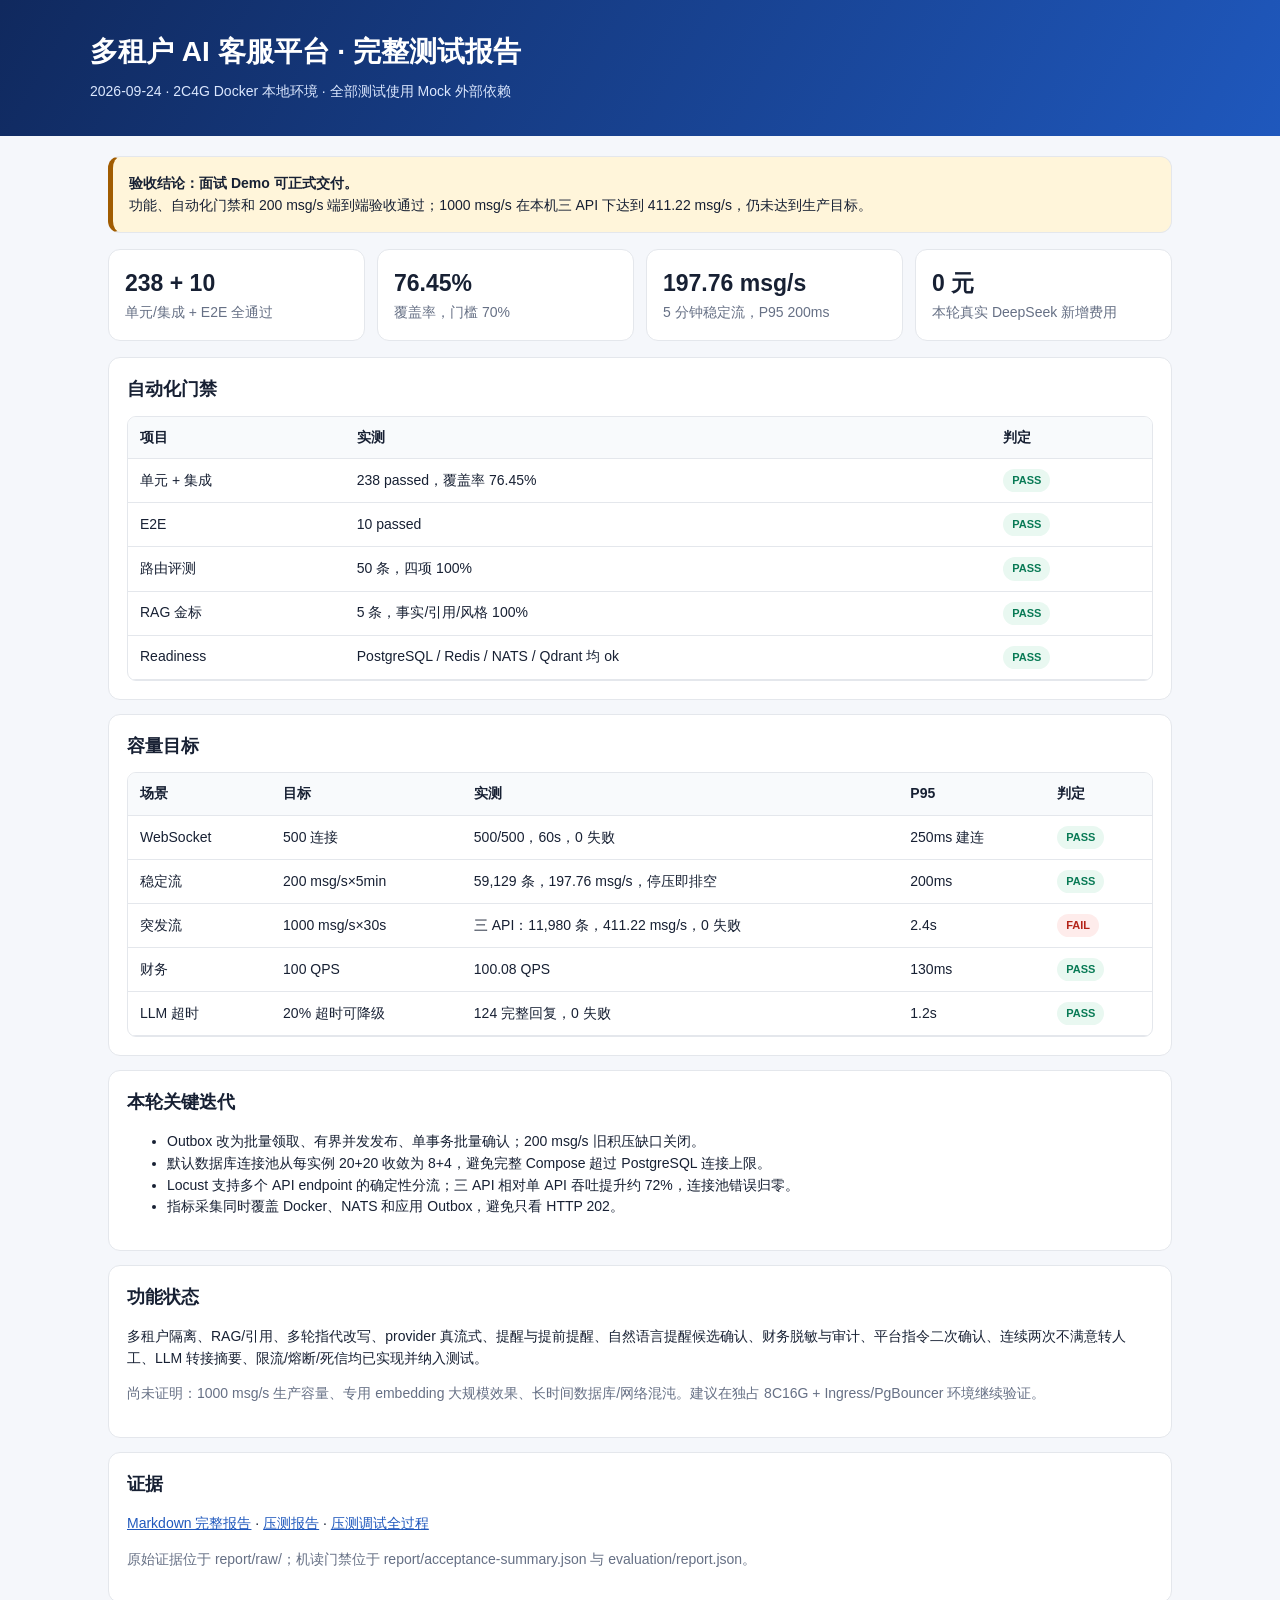
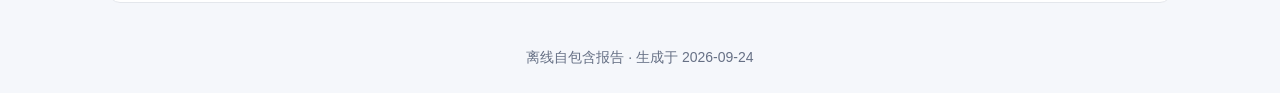
<file: report/完整测试报告.html>
<!doctype html>
<html lang="zh-CN">
<head>
<meta charset="utf-8">
<meta name="viewport" content="width=device-width,initial-scale=1">
<title>多租户 AI 客服平台 · 完整测试报告</title>
<style>
:root{--bg:#f5f7fb;--panel:#fff;--text:#172033;--muted:#667085;--line:#e4e7ec;--green:#087a55;--greenbg:#e9f8f1;--red:#b42318;--redbg:#feeceb;--amber:#a15c00;--amberbg:#fff5da}*{box-sizing:border-box}body{margin:0;background:var(--bg);color:var(--text);font:14px/1.55 -apple-system,BlinkMacSystemFont,"Segoe UI","PingFang SC","Microsoft YaHei",sans-serif}.hero{padding:30px max(20px,calc((100vw - 1100px)/2));background:linear-gradient(120deg,#10295e,#1f58bd);color:#fff}.hero h1{margin:0 0 8px;font-size:28px}.hero p{margin:3px 0;color:#dce8ff}.wrap{max-width:1100px;margin:20px auto;padding:0 18px}.verdict,.section,.card{background:var(--panel);border:1px solid var(--line);border-radius:12px}.verdict{padding:16px;border-left:5px solid var(--amber);background:var(--amberbg)}.cards{display:grid;grid-template-columns:repeat(4,1fr);gap:12px;margin:16px 0}.card{padding:16px}.card strong{display:block;font-size:23px}.card span,.note{color:var(--muted)}.section{padding:18px;margin:14px 0}.section h2{margin:0 0 12px;font-size:18px}.table{overflow:auto;border:1px solid var(--line);border-radius:9px}table{border-collapse:collapse;width:100%;min-width:720px}th,td{padding:10px 12px;text-align:left;border-bottom:1px solid var(--line)}th{background:#f8fafc}.pill{display:inline-block;padding:3px 9px;border-radius:999px;font-weight:700;font-size:11px}.pass{color:var(--green);background:var(--greenbg)}.fail{color:var(--red);background:var(--redbg)}.partial{color:var(--amber);background:var(--amberbg)}a{color:#1f58bd}footer{text-align:center;color:var(--muted);padding:24px}@media(max-width:760px){.cards{grid-template-columns:repeat(2,1fr)}.hero h1{font-size:22px}}@media(max-width:430px){.cards{grid-template-columns:1fr}}
</style>
</head>
<body>
<header class="hero"><h1>多租户 AI 客服平台 · 完整测试报告</h1><p>2026-09-24 · 2C4G Docker 本地环境 · 全部测试使用 Mock 外部依赖</p></header>
<main class="wrap">
<div class="verdict"><strong>验收结论：面试 Demo 可正式交付。</strong><br>功能、自动化门禁和 200 msg/s 端到端验收通过；1000 msg/s 在本机三 API 下达到 411.22 msg/s，仍未达到生产目标。</div>
<section class="cards"><div class="card"><strong>238 + 10</strong><span>单元/集成 + E2E 全通过</span></div><div class="card"><strong>76.45%</strong><span>覆盖率，门槛 70%</span></div><div class="card"><strong>197.76 msg/s</strong><span>5 分钟稳定流，P95 200ms</span></div><div class="card"><strong>0 元</strong><span>本轮真实 DeepSeek 新增费用</span></div></section>
<section class="section"><h2>自动化门禁</h2><div class="table"><table><thead><tr><th>项目</th><th>实测</th><th>判定</th></tr></thead><tbody><tr><td>单元 + 集成</td><td>238 passed，覆盖率 76.45%</td><td><span class="pill pass">PASS</span></td></tr><tr><td>E2E</td><td>10 passed</td><td><span class="pill pass">PASS</span></td></tr><tr><td>路由评测</td><td>50 条，四项 100%</td><td><span class="pill pass">PASS</span></td></tr><tr><td>RAG 金标</td><td>5 条，事实/引用/风格 100%</td><td><span class="pill pass">PASS</span></td></tr><tr><td>Readiness</td><td>PostgreSQL / Redis / NATS / Qdrant 均 ok</td><td><span class="pill pass">PASS</span></td></tr></tbody></table></div></section>
<section class="section"><h2>容量目标</h2><div class="table"><table><thead><tr><th>场景</th><th>目标</th><th>实测</th><th>P95</th><th>判定</th></tr></thead><tbody><tr><td>WebSocket</td><td>500 连接</td><td>500/500，60s，0 失败</td><td>250ms 建连</td><td><span class="pill pass">PASS</span></td></tr><tr><td>稳定流</td><td>200 msg/s×5min</td><td>59,129 条，197.76 msg/s，停压即排空</td><td>200ms</td><td><span class="pill pass">PASS</span></td></tr><tr><td>突发流</td><td>1000 msg/s×30s</td><td>三 API：11,980 条，411.22 msg/s，0 失败</td><td>2.4s</td><td><span class="pill fail">FAIL</span></td></tr><tr><td>财务</td><td>100 QPS</td><td>100.08 QPS</td><td>130ms</td><td><span class="pill pass">PASS</span></td></tr><tr><td>LLM 超时</td><td>20% 超时可降级</td><td>124 完整回复，0 失败</td><td>1.2s</td><td><span class="pill pass">PASS</span></td></tr></tbody></table></div></section>
<section class="section"><h2>本轮关键迭代</h2><ul><li>Outbox 改为批量领取、有界并发发布、单事务批量确认；200 msg/s 旧积压缺口关闭。</li><li>默认数据库连接池从每实例 20+20 收敛为 8+4，避免完整 Compose 超过 PostgreSQL 连接上限。</li><li>Locust 支持多个 API endpoint 的确定性分流；三 API 相对单 API 吞吐提升约 72%，连接池错误归零。</li><li>指标采集同时覆盖 Docker、NATS 和应用 Outbox，避免只看 HTTP 202。</li></ul></section>
<section class="section"><h2>功能状态</h2><p>多租户隔离、RAG/引用、多轮指代改写、provider 真流式、提醒与提前提醒、自然语言提醒候选确认、财务脱敏与审计、平台指令二次确认、连续两次不满意转人工、LLM 转接摘要、限流/熔断/死信均已实现并纳入测试。</p><p class="note">尚未证明：1000 msg/s 生产容量、专用 embedding 大规模效果、长时间数据库/网络混沌。建议在独占 8C16G + Ingress/PgBouncer 环境继续验证。</p></section>
<section class="section"><h2>证据</h2><p><a href="%E5%AE%8C%E6%95%B4%E6%B5%8B%E8%AF%95%E6%8A%A5%E5%91%8A.md">Markdown 完整报告</a> · <a href="%E5%8E%8B%E6%B5%8B%E6%8A%A5%E5%91%8A.md">压测报告</a> · <a href="%E5%8E%8B%E6%B5%8B%E8%B0%83%E8%AF%95%E5%85%A8%E8%BF%87%E7%A8%8B.md">压测调试全过程</a></p><p class="note">原始证据位于 report/raw/；机读门禁位于 report/acceptance-summary.json 与 evaluation/report.json。</p></section>
</main><footer>离线自包含报告 · 生成于 2026-09-24</footer>
</body>
</html>
</file>
